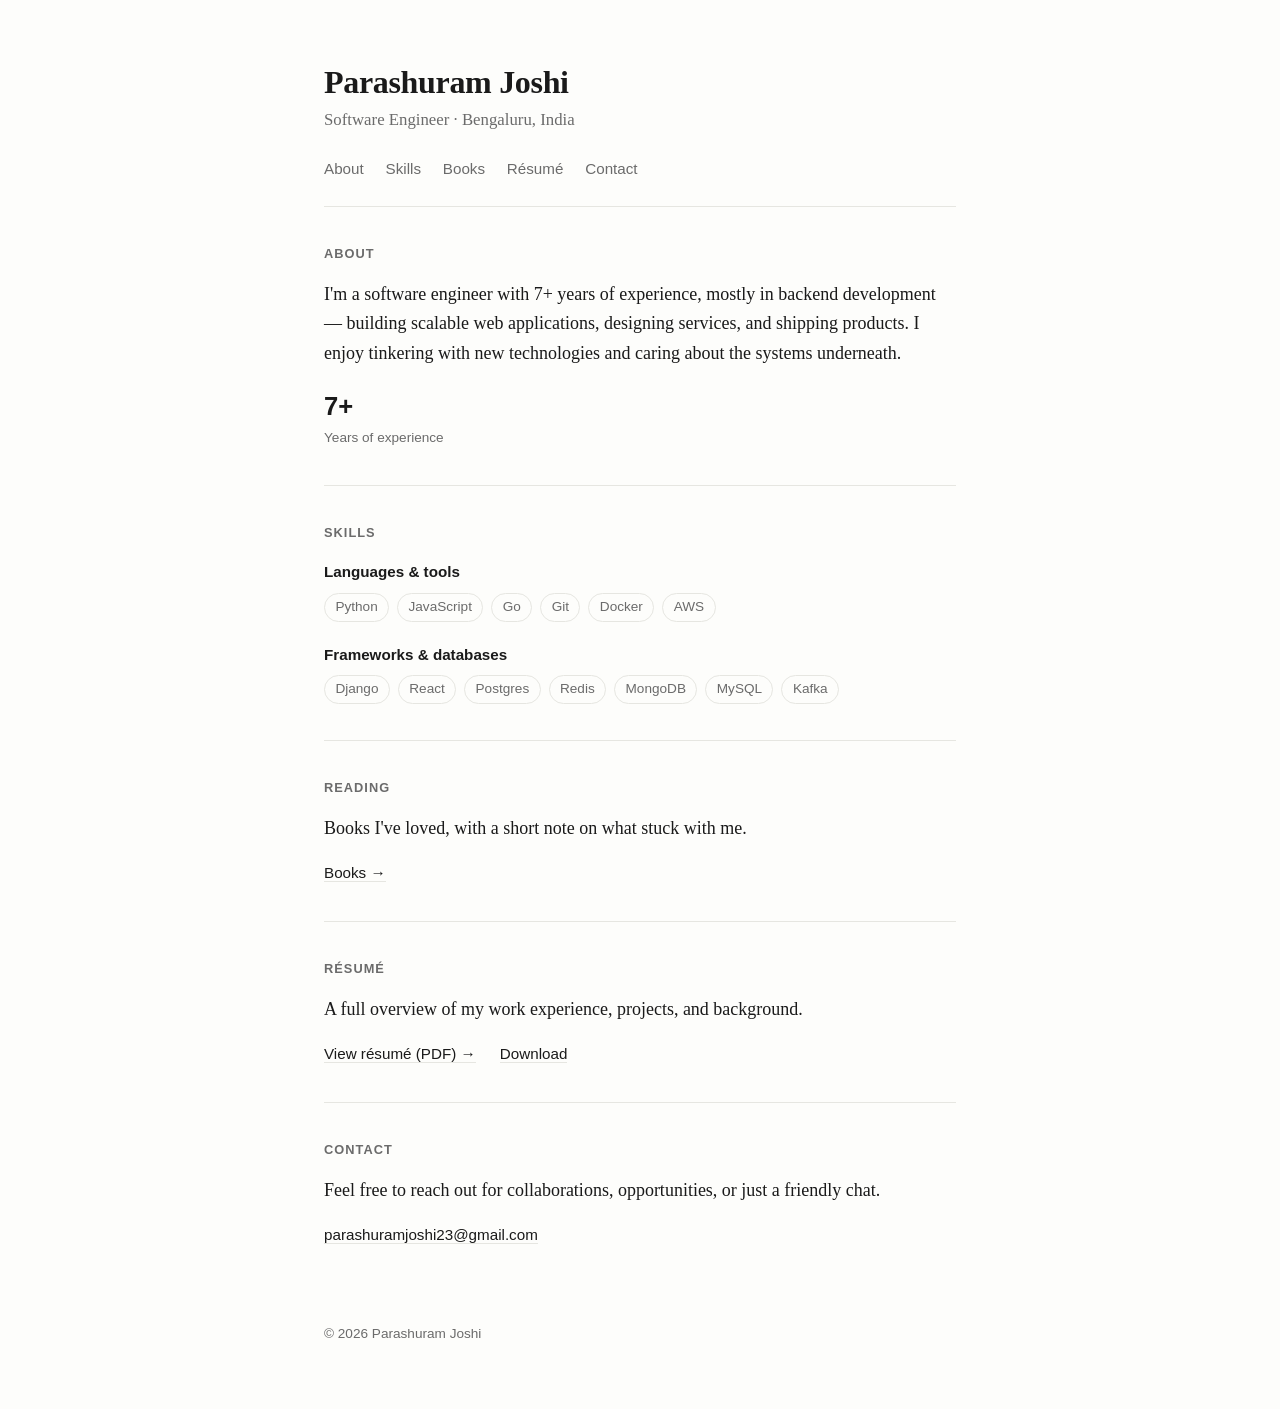
<file: index.html>
<!DOCTYPE html>
<html lang="en">

<head>
  <meta charset="UTF-8" />
  <meta name="viewport" content="width=device-width, initial-scale=1.0" />
  <meta name="description" content="Parashuram Joshi — Software Engineer based in Bengaluru. Backend, distributed systems, and building products." />
  <meta name="theme-color" content="#fdfdfb" />
  <meta name="robots" content="index, follow" />

  <meta property="og:type" content="website" />
  <meta property="og:title" content="Parashuram Joshi" />
  <meta property="og:description" content="Software Engineer based in Bengaluru. Backend, distributed systems, and building products." />

  <title>Parashuram Joshi</title>

  <!-- Google Analytics -->
  <script async src="https://www.googletagmanager.com/gtag/js?id=G-2HRM3D4PV5"></script>
  <script>
    window.dataLayer = window.dataLayer || [];
    function gtag() { dataLayer.push(arguments); }
    gtag('js', new Date());
    gtag('config', 'G-2HRM3D4PV5');
  </script>

  <link rel="stylesheet" href="style.css" />
</head>

<body>
  <div class="wrap">
    <header>
      <h1>Parashuram Joshi</h1>
      <p class="role">Software Engineer · Bengaluru, India</p>
      <nav>
        <a href="#about">About</a>
        <a href="#skills">Skills</a>
        <a href="books.html">Books</a>
        <a href="#resume">Résumé</a>
        <a href="#contact">Contact</a>
      </nav>
    </header>

    <hr />

    <main>
      <section id="about">
        <h2>About</h2>
        <p>
          I'm a software engineer with 7+ years of experience, mostly in backend
          development — building scalable web applications, designing services,
          and shipping products. I enjoy tinkering with new technologies and
          caring about the systems underneath.
        </p>
        <div class="stats">
          <div class="stat">
            <span class="num">7+</span>
            <span class="label">Years of experience</span>
          </div>
        </div>
      </section>

      <section id="skills">
        <h2>Skills</h2>
        <div class="skill-group">
          <h3>Languages &amp; tools</h3>
          <ul class="tags">
            <li>Python</li>
            <li>JavaScript</li>
            <li>Go</li>
            <li>Git</li>
            <li>Docker</li>
            <li>AWS</li>
          </ul>
        </div>
        <div class="skill-group">
          <h3>Frameworks &amp; databases</h3>
          <ul class="tags">
            <li>Django</li>
            <li>React</li>
            <li>Postgres</li>
            <li>Redis</li>
            <li>MongoDB</li>
            <li>MySQL</li>
            <li>Kafka</li>
          </ul>
        </div>
      </section>

      <section id="reading">
        <h2>Reading</h2>
        <p>
          Books I've loved, with a short note on what stuck with me.
        </p>
        <p class="links">
          <a href="books.html">Books →</a>
        </p>
      </section>

      <section id="resume">
        <h2>Résumé</h2>
        <p>
          A full overview of my work experience, projects, and background.
        </p>
        <p class="links">
          <a href="parashuram.pdf" target="_blank" rel="noopener">View résumé (PDF) →</a>
          <a href="parashuram.pdf" download>Download</a>
        </p>
      </section>

      <section id="contact">
        <h2>Contact</h2>
        <p>
          Feel free to reach out for collaborations, opportunities, or just a
          friendly chat.
        </p>
        <p class="links">
          <a href="mailto:parashuramjoshi23@gmail.com">parashuramjoshi23@gmail.com</a>
        </p>
      </section>
    </main>

    <footer>
      © <span id="year">2026</span> Parashuram Joshi
    </footer>
  </div>

  <script>
    document.getElementById('year').textContent = new Date().getFullYear();
  </script>
</body>

</html>
</file>
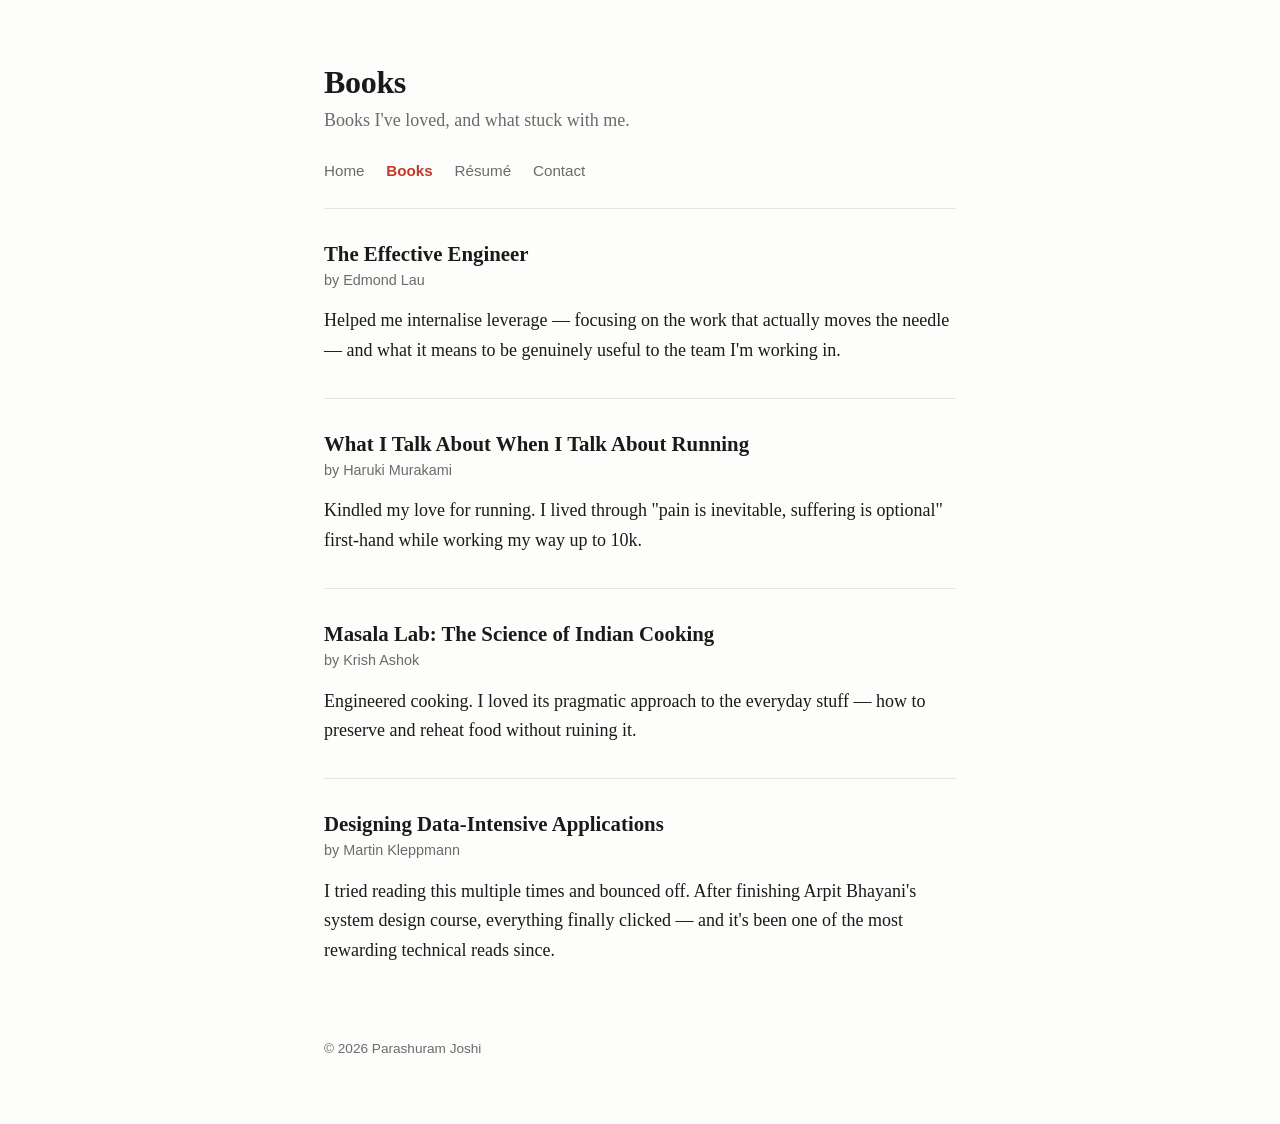
<file: books.html>
<!DOCTYPE html>
<html lang="en">

<head>
  <meta charset="UTF-8" />
  <meta name="viewport" content="width=device-width, initial-scale=1.0" />
  <meta name="description" content="Books Parashuram Joshi loved, with short reviews." />
  <meta name="theme-color" content="#fdfdfb" />
  <meta name="robots" content="index, follow" />

  <title>Books · Parashuram Joshi</title>

  <!-- Google Analytics -->
  <script async src="https://www.googletagmanager.com/gtag/js?id=G-2HRM3D4PV5"></script>
  <script>
    window.dataLayer = window.dataLayer || [];
    function gtag() { dataLayer.push(arguments); }
    gtag('js', new Date());
    gtag('config', 'G-2HRM3D4PV5');
  </script>

  <link rel="stylesheet" href="style.css" />
</head>

<body>
  <div class="wrap">
    <div class="page-intro">
      <h1>Books</h1>
      <p>Books I've loved, and what stuck with me.</p>
      <nav>
        <a href="index.html">Home</a>
        <a href="books.html" aria-current="page">Books</a>
        <a href="parashuram.pdf">Résumé</a>
        <a href="mailto:parashuramjoshi23@gmail.com">Contact</a>
      </nav>
    </div>

    <hr />

    <main>
      <!--
        ───────────────────────────────────────────────────────────────
        To add a book, copy one <article class="book"> block below and
        fill it in. To show a rating, add to the byline:
          · <span class="rating">★★★★★</span>
        ───────────────────────────────────────────────────────────────
      -->

      <article class="book">
        <h3>The Effective Engineer</h3>
        <p class="byline">by Edmond Lau</p>
        <p class="review">
          Helped me internalise leverage — focusing on the work that actually
          moves the needle — and what it means to be genuinely useful to the
          team I'm working in.
        </p>
      </article>

      <article class="book">
        <h3>What I Talk About When I Talk About Running</h3>
        <p class="byline">by Haruki Murakami</p>
        <p class="review">
          Kindled my love for running. I lived through "pain is inevitable,
          suffering is optional" first-hand while working my way up to 10k.
        </p>
      </article>

      <article class="book">
        <h3>Masala Lab: The Science of Indian Cooking</h3>
        <p class="byline">by Krish Ashok</p>
        <p class="review">
          Engineered cooking. I loved its pragmatic approach to the everyday
          stuff — how to preserve and reheat food without ruining it.
        </p>
      </article>

      <article class="book">
        <h3>Designing Data-Intensive Applications</h3>
        <p class="byline">by Martin Kleppmann</p>
        <p class="review">
          I tried reading this multiple times and bounced off. After finishing
          Arpit Bhayani's system design course, everything finally clicked —
          and it's been one of the most rewarding technical reads since.
        </p>
      </article>
    </main>

    <footer>
      © <span id="year">2026</span> Parashuram Joshi
    </footer>
  </div>

  <script>
    document.getElementById('year').textContent = new Date().getFullYear();
  </script>
</body>

</html>
</file>
<file: style.css>
:root {
  --bg: #fdfdfb;
  --fg: #1a1a1a;
  --muted: #6b6b6b;
  --rule: #e6e6e1;
  --accent: #c0392b;
  --max: 42rem;
}

@media (prefers-color-scheme: dark) {
  :root {
    --bg: #16161a;
    --fg: #e8e8e6;
    --muted: #9a9a9a;
    --rule: #2a2a30;
    --accent: #e07a5f;
  }
}

*,
*::before,
*::after {
  box-sizing: border-box;
}

html {
  -webkit-text-size-adjust: 100%;
  scroll-behavior: smooth;
}

body {
  margin: 0;
  background: var(--bg);
  color: var(--fg);
  font-family: Georgia, Cambria, "Times New Roman", Times, serif;
  font-size: 18px;
  line-height: 1.65;
  -webkit-font-smoothing: antialiased;
  -moz-osx-font-smoothing: grayscale;
  text-rendering: optimizeLegibility;
}

.wrap {
  max-width: var(--max);
  margin: 0 auto;
  padding: 0 1.25rem;
}

a {
  color: var(--fg);
  text-decoration: none;
  border-bottom: 1px solid var(--rule);
  transition: color .15s ease, border-color .15s ease;
}

a:hover {
  color: var(--accent);
  border-color: var(--accent);
}

/* ---- Header ---- */
header {
  padding: 4rem 0 1.5rem;
}

h1 {
  font-size: 2rem;
  line-height: 1.15;
  margin: 0 0 .35rem;
  letter-spacing: -0.01em;
}

.role {
  color: var(--muted);
  font-size: 1.05rem;
  margin: 0;
}

nav {
  margin-top: 1.4rem;
  font-family: -apple-system, BlinkMacSystemFont, "Segoe UI", Roboto, Helvetica, Arial, sans-serif;
  font-size: 0.95rem;
}

nav a {
  border: none;
  color: var(--muted);
  margin-right: 1.1rem;
}

nav a:hover,
nav a[aria-current="page"] {
  color: var(--accent);
}

nav a[aria-current="page"] {
  font-weight: 600;
}

hr {
  border: none;
  border-top: 1px solid var(--rule);
  margin: 0;
}

/* ---- Sections ---- */
section {
  padding: 2.25rem 0;
  border-bottom: 1px solid var(--rule);
}

section:last-of-type {
  border-bottom: none;
}

h2 {
  font-family: -apple-system, BlinkMacSystemFont, "Segoe UI", Roboto, Helvetica, Arial, sans-serif;
  font-size: 0.8rem;
  text-transform: uppercase;
  letter-spacing: 0.08em;
  color: var(--muted);
  font-weight: 600;
  margin: 0 0 1rem;
}

p {
  margin: 0 0 1rem;
}

p:last-child {
  margin-bottom: 0;
}

/* ---- Stats ---- */
.stats {
  display: flex;
  gap: 2.5rem;
  flex-wrap: wrap;
  font-family: -apple-system, BlinkMacSystemFont, "Segoe UI", Roboto, Helvetica, Arial, sans-serif;
}

.stat .num {
  font-size: 1.6rem;
  font-weight: 700;
  color: var(--fg);
}

.stat .label {
  display: block;
  font-size: 0.85rem;
  color: var(--muted);
}

/* ---- Skills ---- */
.skill-group {
  margin-bottom: 1.25rem;
}

.skill-group:last-child {
  margin-bottom: 0;
}

.skill-group h3 {
  font-family: -apple-system, BlinkMacSystemFont, "Segoe UI", Roboto, Helvetica, Arial, sans-serif;
  font-size: 0.95rem;
  font-weight: 600;
  margin: 0 0 .5rem;
}

.tags {
  list-style: none;
  padding: 0;
  margin: 0;
  display: flex;
  flex-wrap: wrap;
  gap: .4rem .5rem;
  font-family: -apple-system, BlinkMacSystemFont, "Segoe UI", Roboto, Helvetica, Arial, sans-serif;
  font-size: 0.85rem;
}

.tags li {
  color: var(--muted);
  border: 1px solid var(--rule);
  border-radius: 999px;
  padding: .15rem .65rem;
}

/* ---- Links row ---- */
.links {
  font-family: -apple-system, BlinkMacSystemFont, "Segoe UI", Roboto, Helvetica, Arial, sans-serif;
  font-size: 0.95rem;
}

.links a {
  margin-right: 1.25rem;
  white-space: nowrap;
}

/* ---- Page intro (subpages) ---- */
.page-intro {
  padding: 4rem 0 1.5rem;
}

.page-intro h1 {
  margin-bottom: .35rem;
}

.page-intro p {
  color: var(--muted);
  margin: 0;
}

/* ---- Books ---- */
.book {
  padding: 2rem 0;
  border-bottom: 1px solid var(--rule);
}

.book:last-child {
  border-bottom: none;
}

.book h3 {
  font-size: 1.3rem;
  margin: 0 0 .15rem;
  line-height: 1.25;
}

.book .byline {
  font-family: -apple-system, BlinkMacSystemFont, "Segoe UI", Roboto, Helvetica, Arial, sans-serif;
  font-size: 0.9rem;
  color: var(--muted);
  margin: 0 0 .85rem;
}

.book .rating {
  color: var(--accent);
  letter-spacing: 0.1em;
}

.book .review {
  margin: 0;
}

/* ---- Blog index ---- */
.post-list {
  list-style: none;
  padding: 0;
  margin: 0;
}

.post-list li {
  padding: 1.5rem 0;
  border-bottom: 1px solid var(--rule);
}

.post-list li:last-child {
  border-bottom: none;
}

.post-list h3 {
  font-size: 1.25rem;
  margin: 0 0 .25rem;
}

.post-list h3 a {
  border: none;
}

.post-list .meta,
.post-meta {
  font-family: -apple-system, BlinkMacSystemFont, "Segoe UI", Roboto, Helvetica, Arial, sans-serif;
  font-size: 0.85rem;
  color: var(--muted);
}

.post-list .excerpt {
  margin: .4rem 0 0;
  color: var(--fg);
}

/* ---- Blog post (article) ---- */
article {
  padding: 1rem 0 2rem;
}

article h1 {
  font-size: 2rem;
  margin-bottom: .35rem;
}

article .post-meta {
  margin-bottom: 2rem;
}

article h2 {
  font-family: Georgia, Cambria, "Times New Roman", Times, serif;
  font-size: 1.4rem;
  text-transform: none;
  letter-spacing: normal;
  color: var(--fg);
  font-weight: 700;
  margin: 2.25rem 0 .75rem;
}

article h3 {
  font-size: 1.15rem;
  margin: 1.75rem 0 .5rem;
}

article ul,
article ol {
  padding-left: 1.4rem;
  margin: 0 0 1rem;
}

article li {
  margin-bottom: .4rem;
}

article blockquote {
  margin: 1.5rem 0;
  padding-left: 1rem;
  border-left: 3px solid var(--rule);
  color: var(--muted);
  font-style: italic;
}

article code {
  font-family: ui-monospace, SFMono-Regular, "SF Mono", Menlo, Consolas, monospace;
  font-size: 0.85em;
  background: var(--rule);
  padding: .1rem .35rem;
  border-radius: 4px;
}

article pre {
  background: var(--rule);
  padding: 1rem;
  border-radius: 6px;
  overflow-x: auto;
  font-size: 0.85rem;
  line-height: 1.5;
}

article pre code {
  background: none;
  padding: 0;
}

.back-link {
  display: inline-block;
  margin: 2.5rem 0 0;
  font-family: -apple-system, BlinkMacSystemFont, "Segoe UI", Roboto, Helvetica, Arial, sans-serif;
  font-size: 0.9rem;
  border: none;
  color: var(--muted);
}

/* ---- Footer ---- */
footer {
  padding: 2.5rem 0 4rem;
  color: var(--muted);
  font-family: -apple-system, BlinkMacSystemFont, "Segoe UI", Roboto, Helvetica, Arial, sans-serif;
  font-size: 0.85rem;
}

@media (max-width: 480px) {
  body { font-size: 17px; }
  header, .page-intro { padding-top: 2.75rem; }
  h1 { font-size: 1.7rem; }
}
</file>
